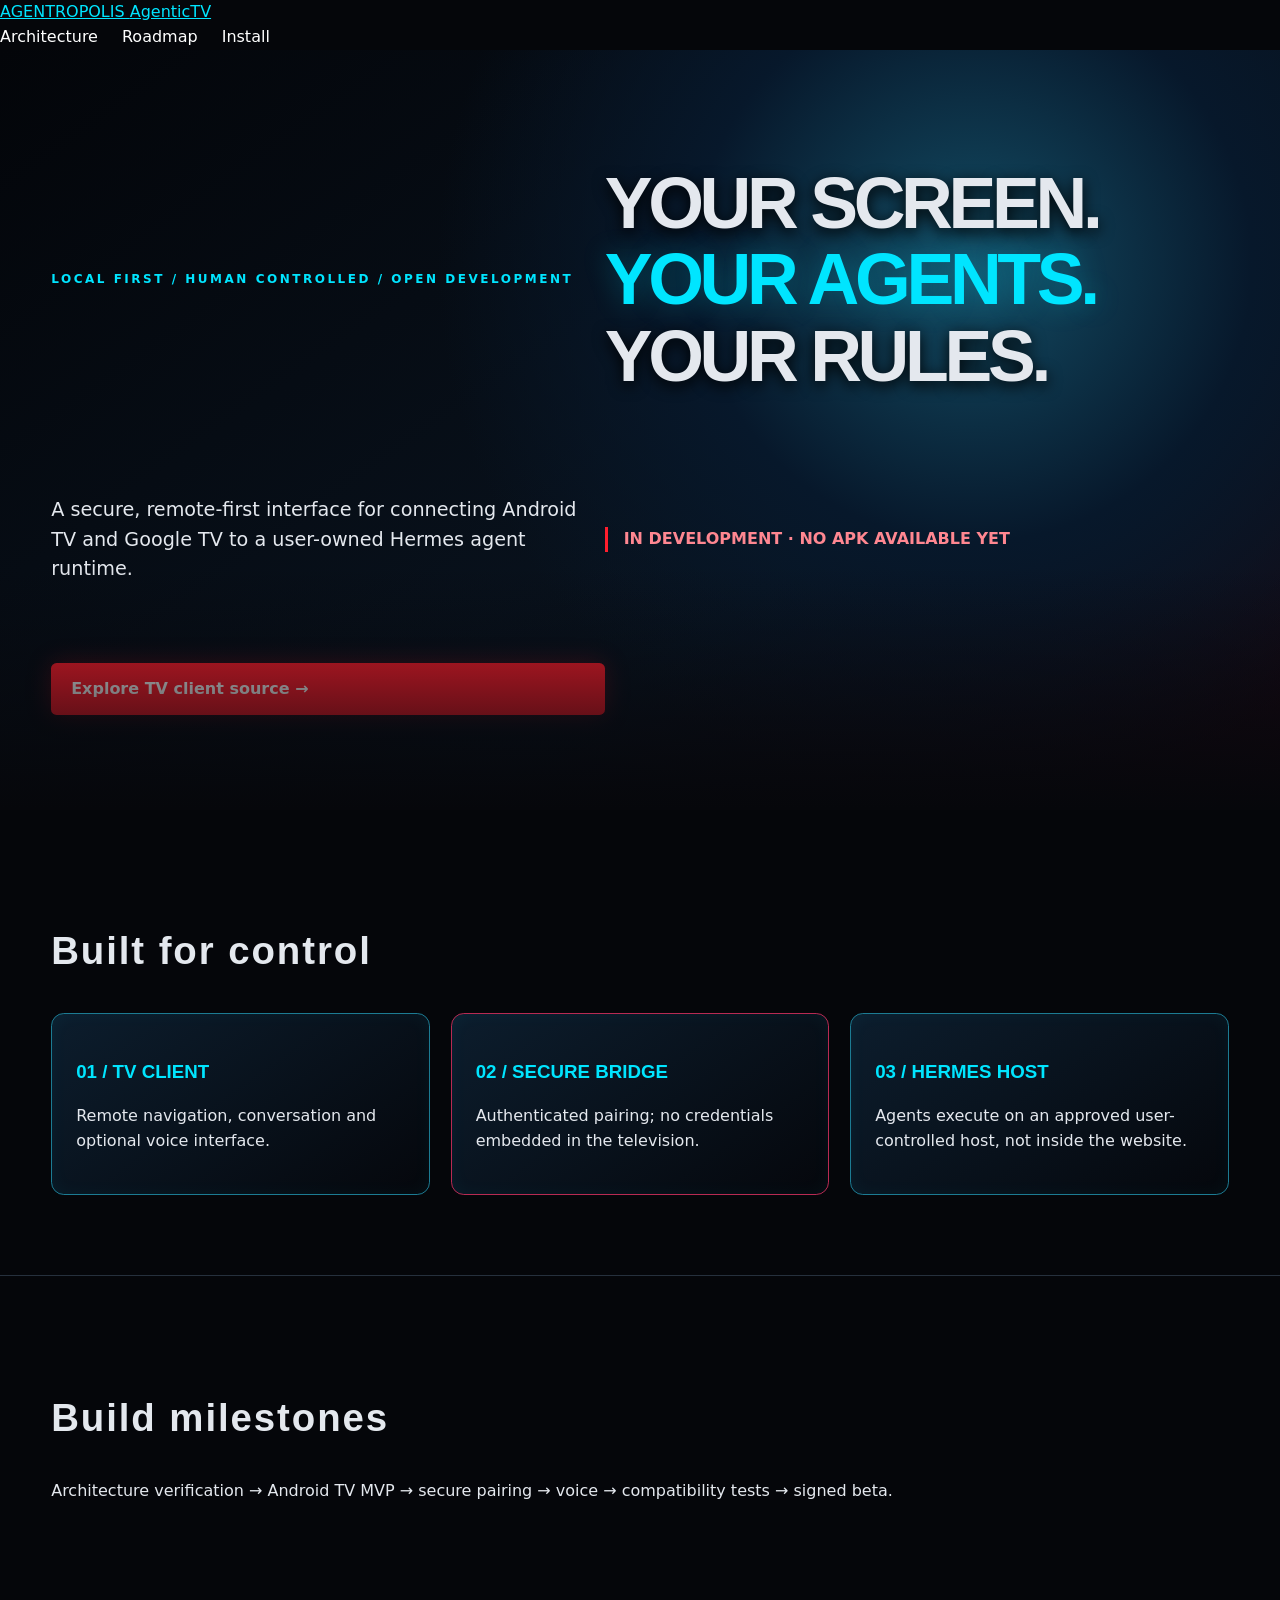
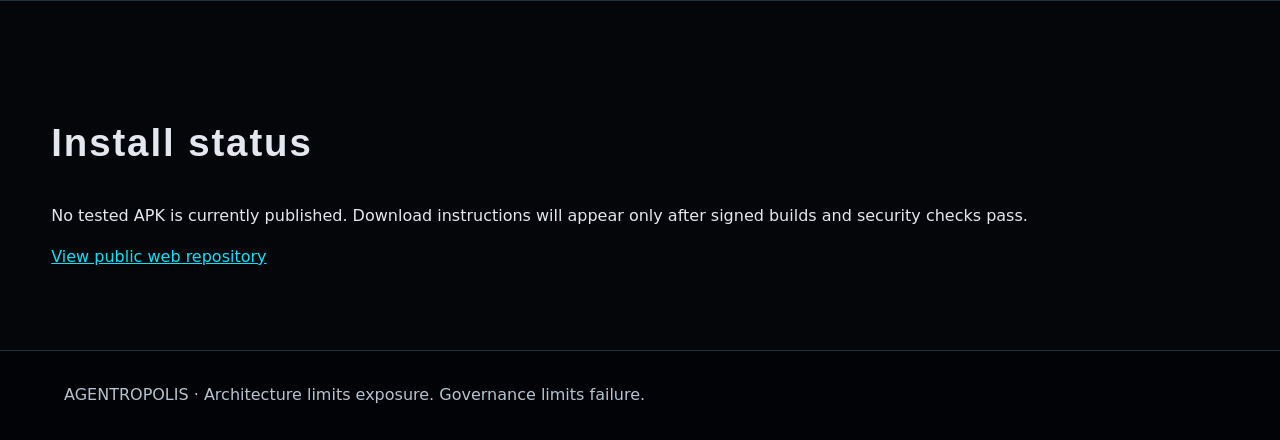
<file: index.html>
<!doctype html><html lang="en"><head><meta charset="utf-8"><meta name="viewport" content="width=device-width,initial-scale=1"><meta name="description" content="AgenticTV by AGENTROPOLIS: a local-first smart TV agent interface in development."><title>AgenticTV | AGENTROPOLIS</title><link rel="stylesheet" href="styles.css"></head><body><header><a class="brand" href="./">AGENTROPOLIS <span>AgenticTV</span></a><nav aria-label="Main navigation"><a href="#architecture">Architecture</a><a href="#roadmap">Roadmap</a><a href="#install">Install</a></nav></header><main><section class="hero"><p class="eyebrow">LOCAL FIRST / HUMAN CONTROLLED / OPEN DEVELOPMENT</p><h1>YOUR SCREEN.<br><em>YOUR AGENTS.</em><br>YOUR RULES.</h1><p class="lead">A secure, remote-first interface for connecting Android TV and Google TV to a user-owned Hermes agent runtime.</p><p class="status">IN DEVELOPMENT · NO APK AVAILABLE YET</p><a class="cta" href="https://github.com/AGENTROPOLIS-CITY-OF-AGENTS/AGENTROPOLIS-HERMES-TV">Explore TV client source →</a></section><section id="architecture"><h2>Built for control</h2><div class="grid"><article><h3>01 / TV CLIENT</h3><p>Remote navigation, conversation and optional voice interface.</p></article><article><h3>02 / SECURE BRIDGE</h3><p>Authenticated pairing; no credentials embedded in the television.</p></article><article><h3>03 / HERMES HOST</h3><p>Agents execute on an approved user-controlled host, not inside the website.</p></article></div></section><section id="roadmap"><h2>Build milestones</h2><p>Architecture verification → Android TV MVP → secure pairing → voice → compatibility tests → signed beta.</p></section><section id="install"><h2>Install status</h2><p>No tested APK is currently published. Download instructions will appear only after signed builds and security checks pass.</p><a href="https://github.com/AGENTROPOLIS-CITY-OF-AGENTS/AGENTROPOLIS-HERMES-TV-WEB-">View public web repository</a></section></main><footer>AGENTROPOLIS · Architecture limits exposure. Governance limits failure.</footer></body></html>
</file>
<file: styles.css>
:root{color-scheme:dark;--bg:#05060a;--cyan:#00e5ff;--red:#ff1e2d;--lime:#a4ff00;--fg:#e4e8ee;--muted:#b6c4d0}*{box-sizing:border-box}html{scroll-behavior:smooth}body{margin:0;background:#05060a;color:var(--fg);font:16px/1.55 Inter,system-ui,Arial,sans-serif;overflow-x:hidden}a{color:var(--cyan)}a:focus-visible{outline:3px solid var(--lime);outline-offset:4px}.skip{position:absolute;left:-9999px}.skip:focus{left:1rem;top:1rem;z-index:100;background:#000;padding:.7rem}.top{position:relative;z-index:3;display:flex;align-items:center;justify-content:space-between;gap:1rem;padding:1rem clamp(1rem,4vw,5rem);background:rgba(2,5,12,.92);border-bottom:1px solid #22333f}.identity{display:flex;align-items:center;gap:.8rem;text-decoration:none;color:white}.identity>span:last-child{display:flex;flex-direction:column;line-height:1.1}.identity small{letter-spacing:.24em;font-size:.54rem}.identity strong{font-weight:900;letter-spacing:.05em;font-size:1.4rem}.identity strong span,.screen-content strong span{color:var(--red)}.wing{font-size:2.4rem;color:var(--cyan);text-shadow:3px 2px var(--red);white-space:nowrap}nav{display:flex;gap:1.5rem}nav a{text-decoration:none;color:white}.github,.cta{display:inline-block;padding:.85rem 1.25rem;background:var(--red);color:white;text-decoration:none;border-radius:.35rem;font-weight:800;box-shadow:0 0 24px #ff1e2d44}.hero{position:relative;min-height:760px;display:grid;grid-template-columns:47% 53%;align-items:center;padding:4rem clamp(1rem,4vw,5rem);overflow:hidden;background:radial-gradient(circle at 76% 28%,#134d65 0%,#07182b 25%,transparent 48%),linear-gradient(145deg,#030509,#09131f 65%,#1a0711)}.hero:after{content:"";position:absolute;inset:auto 0 0;height:32%;background:linear-gradient(0deg,#06070b,transparent);pointer-events:none}.city{position:absolute;inset:0;opacity:.46;pointer-events:none;background:repeating-linear-gradient(90deg,transparent 0 45px,#00e5ff18 46px 48px,transparent 50px 97px),linear-gradient(0deg,#ff1e2d22,transparent 55%);mask-image:linear-gradient(90deg,transparent 15%,black 80%)}.hero-copy{position:relative;z-index:2;max-width:740px}.eyebrow{font-size:.75rem;letter-spacing:.21em;color:var(--cyan);font-weight:800}h1,h2,h3{font-family:Orbitron,Rajdhani,Arial,sans-serif}h1{font-size:clamp(3rem,5.6vw,6.8rem);line-height:1.07;letter-spacing:-.06em;margin:1.3rem 0;font-weight:900;text-shadow:0 4px 15px #000}h1 em{color:var(--cyan);font-style:normal;text-shadow:0 0 28px #00e5ff44}.lead{font-size:1.2rem;max-width:550px}.status{border-left:3px solid var(--red);padding-left:1rem;color:#ff8791;font-weight:800}.actions{display:flex;gap:1rem;flex-wrap:wrap;margin-top:1.8rem}.secondary{display:inline-block;padding:.8rem 1.2rem;border:1px solid var(--cyan);border-radius:.35rem;text-decoration:none;background:#02060bc9}.tv-scene{position:relative;z-index:1;width:min(100%,760px);aspect-ratio:1.15;perspective:1200px;filter:drop-shadow(0 32px 35px #000)}.antenna{position:absolute;top:2%;left:57%;width:4px;height:21%;transform:rotate(22deg);background:linear-gradient(90deg,#8d9aa7,#f8f8fa,#8d9aa7);z-index:1}.antenna:before{content:"";position:absolute;top:-9px;left:-5px;width:15px;height:15px;border-radius:50%;background:var(--red);box-shadow:0 0 12px var(--red)}.tv-shell{position:absolute;inset:16% 5% 18% 3%;border-radius:22% / 24%;padding:5.5%;transform:rotateY(-9deg) rotateX(3deg);background:linear-gradient(145deg,#6d8190 0%,#07121c 9%,#010308 30%,#152333 70%,#010207 84%,#667989 100%);box-shadow:inset 8px 8px 11px #b3d7ed80,inset -14px -9px 20px #000,0 0 0 5px #02060a,0 0 0 10px #ff1e2d,0 0 50px #ff1e2d,30px 35px 20px #000}.tv-shell:after{content:"";position:absolute;inset:2%;border:3px solid #00e5ff66;border-radius:21% / 24%;pointer-events:none}.tv-screen{height:100%;width:100%;border-radius:18% / 20%;overflow:hidden;position:relative;background:radial-gradient(ellipse at 52% 18%,#135976,#061324 52%,#010308 80%);border:5px solid #010208;box-shadow:inset 0 0 40px #000,0 0 20px #00e5ff77}.screen-glow{position:absolute;inset:0;background:linear-gradient(transparent 90%,#00e5ff0c 95%),radial-gradient(circle at 55% 35%,#00e5ff22,transparent 50%);background-size:100% 5px,auto}.screen-content{position:absolute;inset:0;display:flex;align-items:center;justify-content:center;flex-direction:column;text-align:center;padding:1rem}.wing-mark{font-size:clamp(3rem,7vw,7rem);font-weight:900;line-height:1;color:#cbd7df;text-shadow:4px 3px var(--red),-4px -2px var(--cyan),0 0 25px #00e5ff}.screen-content>small{letter-spacing:.4em;font-size:clamp(.45rem,.8vw,.8rem)}.screen-content strong{font-size:clamp(1.4rem,3.5vw,3.5rem);font-weight:900;line-height:1.1}.screen-content p{font-size:clamp(.4rem,.8vw,.8rem);letter-spacing:.28em}.tiles{display:flex;gap:.4rem;margin-top:1rem;width:90%}.tiles span{flex:1;min-width:0;padding:.5rem .1rem;border:1px solid #16435b;background:linear-gradient(#142c42,#030810);border-radius:.5rem;color:var(--cyan);font-size:1.5rem}.tiles span:first-child{border-color:var(--cyan);box-shadow:0 0 14px #00e5ff88}.tiles small{display:block;font-size:.55rem;color:white}.tv-base{position:absolute;bottom:11%;left:32%;width:40%;height:7%;border-radius:50%;background:linear-gradient(#4b6272,#010205);box-shadow:0 0 18px var(--red)}.reflection{position:absolute;bottom:0;left:10%;width:80%;height:10%;border-radius:50%;background:#ff1e2d33;filter:blur(24px)}main>section:not(.hero){max-width:1400px;margin:auto;padding:5rem clamp(1rem,4vw,5rem);border-bottom:1px solid #26303d}h2{font-size:clamp(2rem,3vw,3rem);letter-spacing:.05em}.grid{display:grid;grid-template-columns:repeat(3,minmax(0,1fr));gap:1.3rem}.grid article{padding:1.5rem;background:linear-gradient(145deg,#0c1d2d,#05070c);border:1px solid #1c7b93;border-radius:.8rem;box-shadow:inset 0 0 18px #00e5ff0c}.grid article:nth-child(2){border-color:#b82a53}.art{font-size:4rem;color:var(--cyan);text-shadow:0 0 25px var(--cyan);min-height:95px}.grid h3{color:var(--cyan)}.muted,footer{color:var(--muted)}footer{padding:2rem 5vw;background:#020306}@media(max-width:900px){.hero{grid-template-columns:1fr;min-height:auto;padding-top:4rem}.tv-scene{max-width:660px;margin:auto}.grid{grid-template-columns:1fr}nav{gap:.6rem}.github{display:none}}@media(max-width:540px){.top{flex-wrap:wrap}.identity strong{font-size:1rem}.wing{font-size:1.6rem}nav{width:100%;justify-content:space-between}h1{font-size:clamp(2.6rem,11vw,4.5rem)}.hero{padding:2.5rem 1rem}.tv-scene{aspect-ratio:1.08}.screen-content p{display:none}.tiles{margin-top:.3rem}.tiles span{font-size:.9rem}.tiles small{font-size:.42rem}}@media(prefers-reduced-motion:reduce){html{scroll-behavior:auto}}
</file>
